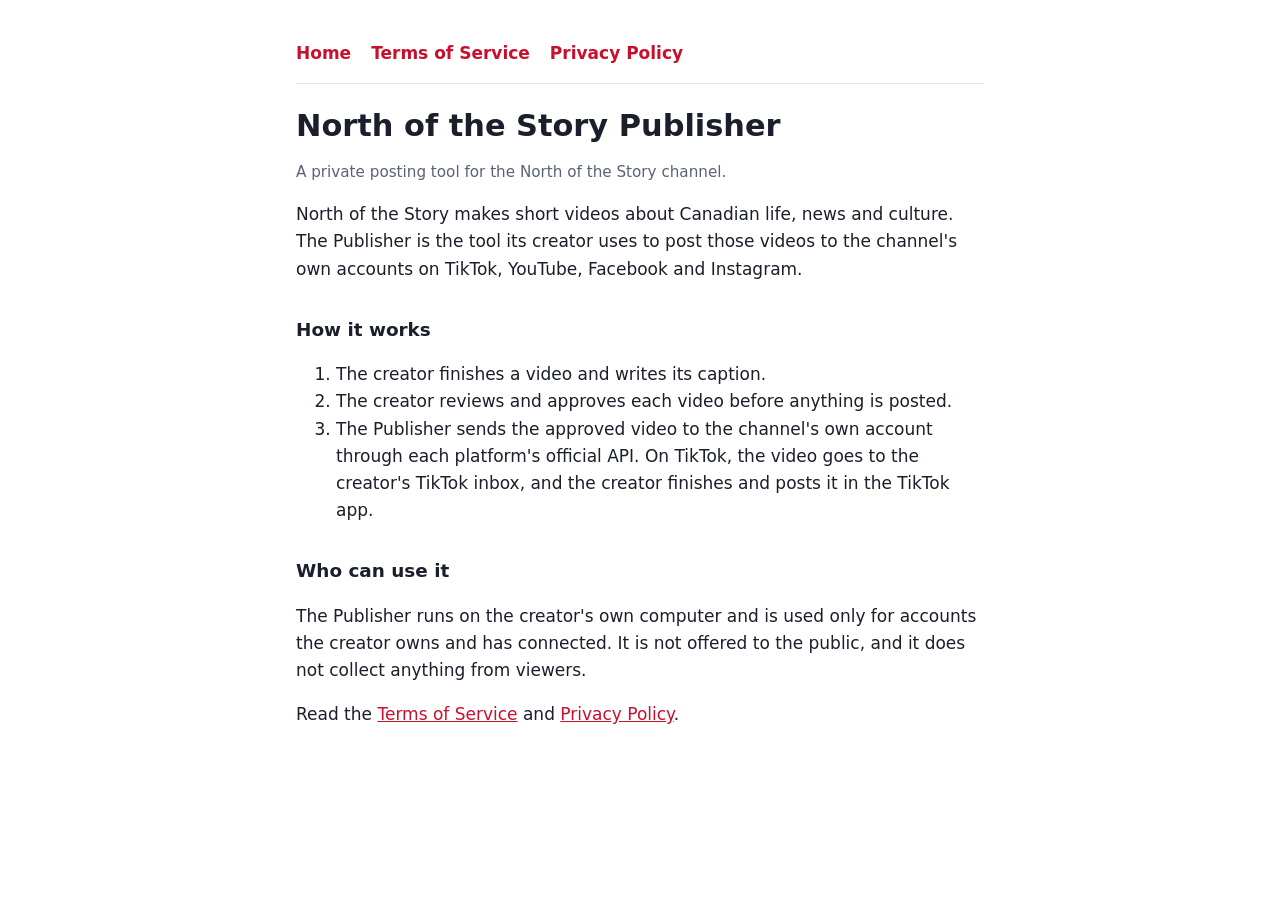
<file: index.html>
<!doctype html>
<html lang="en">
<head>
<meta charset="utf-8">
<meta name="viewport" content="width=device-width, initial-scale=1">
<title>North of the Story Publisher</title>
<link rel="stylesheet" href="style.css">
</head>
<body>
<main>
<nav><a href="index.html">Home</a><a href="terms.html">Terms of Service</a><a href="privacy.html">Privacy Policy</a></nav>
<h1>North of the Story Publisher</h1>
<p class="muted">A private posting tool for the North of the Story channel.</p>

<p>North of the Story makes short videos about Canadian life, news and culture. The Publisher is the
tool its creator uses to post those videos to the channel's own accounts on TikTok, YouTube, Facebook
and Instagram.</p>

<h2>How it works</h2>
<ol>
  <li>The creator finishes a video and writes its caption.</li>
  <li>The creator reviews and approves each video before anything is posted.</li>
  <li>The Publisher sends the approved video to the channel's own account through each platform's
      official API. On TikTok, the video goes to the creator's TikTok inbox, and the creator
      finishes and posts it in the TikTok app.</li>
</ol>

<h2>Who can use it</h2>
<p>The Publisher runs on the creator's own computer and is used only for accounts the creator owns
and has connected. It is not offered to the public, and it does not collect anything from viewers.</p>

<p>Read the <a href="terms.html">Terms of Service</a> and <a href="privacy.html">Privacy Policy</a>.</p>
</main>
</body>
</html>
</file>
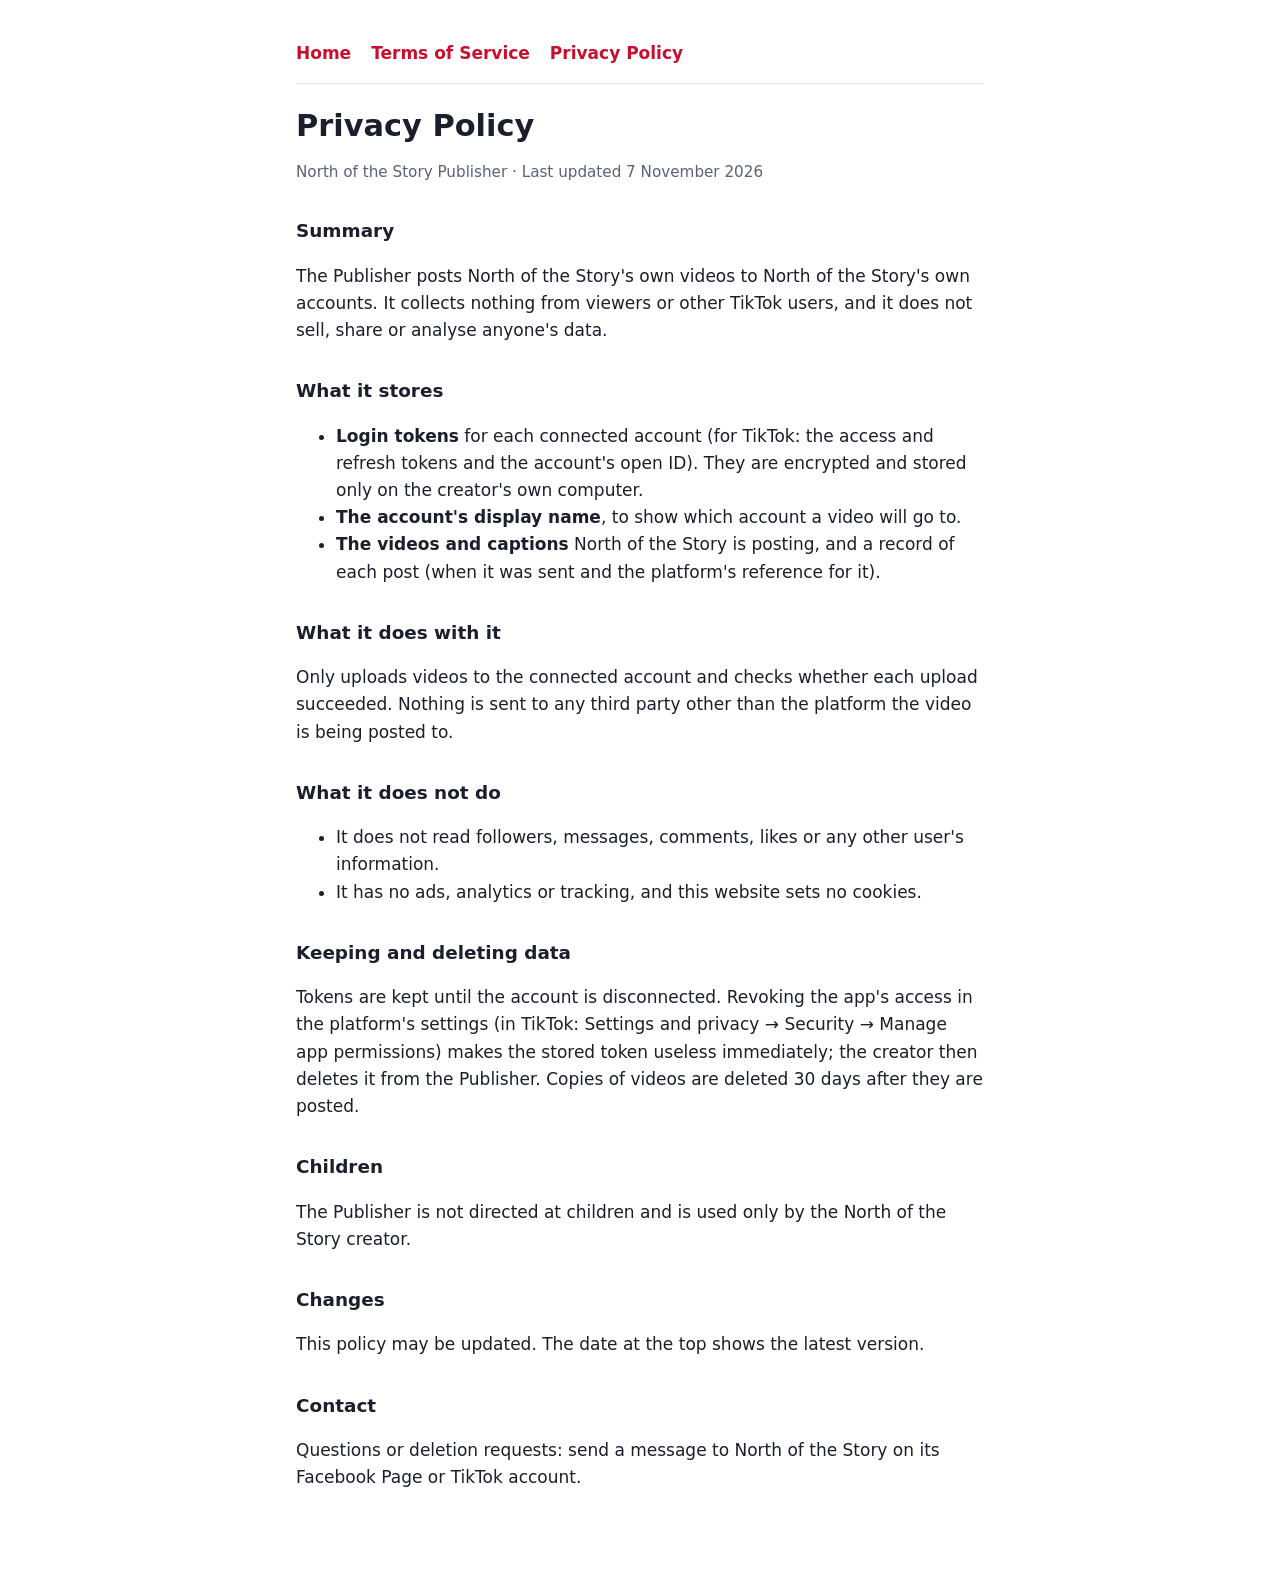
<file: privacy.html>
<!doctype html>
<html lang="en">
<head>
<meta charset="utf-8">
<meta name="viewport" content="width=device-width, initial-scale=1">
<title>Privacy Policy</title>
<link rel="stylesheet" href="style.css">
</head>
<body>
<main>
<nav><a href="index.html">Home</a><a href="terms.html">Terms of Service</a><a href="privacy.html">Privacy Policy</a></nav>
<h1>Privacy Policy</h1>
<p class="muted">North of the Story Publisher · Last updated 7 November 2026</p>

<h2>Summary</h2>
<p>The Publisher posts North of the Story's own videos to North of the Story's own accounts. It collects
nothing from viewers or other TikTok users, and it does not sell, share or analyse anyone's data.</p>

<h2>What it stores</h2>
<ul>
  <li><strong>Login tokens</strong> for each connected account (for TikTok: the access and refresh
      tokens and the account's open ID). They are encrypted and stored only on the creator's own
      computer.</li>
  <li><strong>The account's display name</strong>, to show which account a video will go to.</li>
  <li><strong>The videos and captions</strong> North of the Story is posting, and a record of each post
      (when it was sent and the platform's reference for it).</li>
</ul>

<h2>What it does with it</h2>
<p>Only uploads videos to the connected account and checks whether each upload succeeded. Nothing
is sent to any third party other than the platform the video is being posted to.</p>

<h2>What it does not do</h2>
<ul>
  <li>It does not read followers, messages, comments, likes or any other user's information.</li>
  <li>It has no ads, analytics or tracking, and this website sets no cookies.</li>
</ul>

<h2>Keeping and deleting data</h2>
<p>Tokens are kept until the account is disconnected. Revoking the app's access in the platform's
settings (in TikTok: Settings and privacy → Security → Manage app permissions) makes the stored token
useless immediately; the creator then deletes it from the Publisher. Copies of videos are deleted 30
days after they are posted.</p>

<h2>Children</h2>
<p>The Publisher is not directed at children and is used only by the North of the Story creator.</p>

<h2>Changes</h2>
<p>This policy may be updated. The date at the top shows the latest version.</p>

<h2>Contact</h2>
<p>Questions or deletion requests: send a message to North of the Story on its Facebook Page or TikTok
account.</p>
</main>
</body>
</html>
</file>
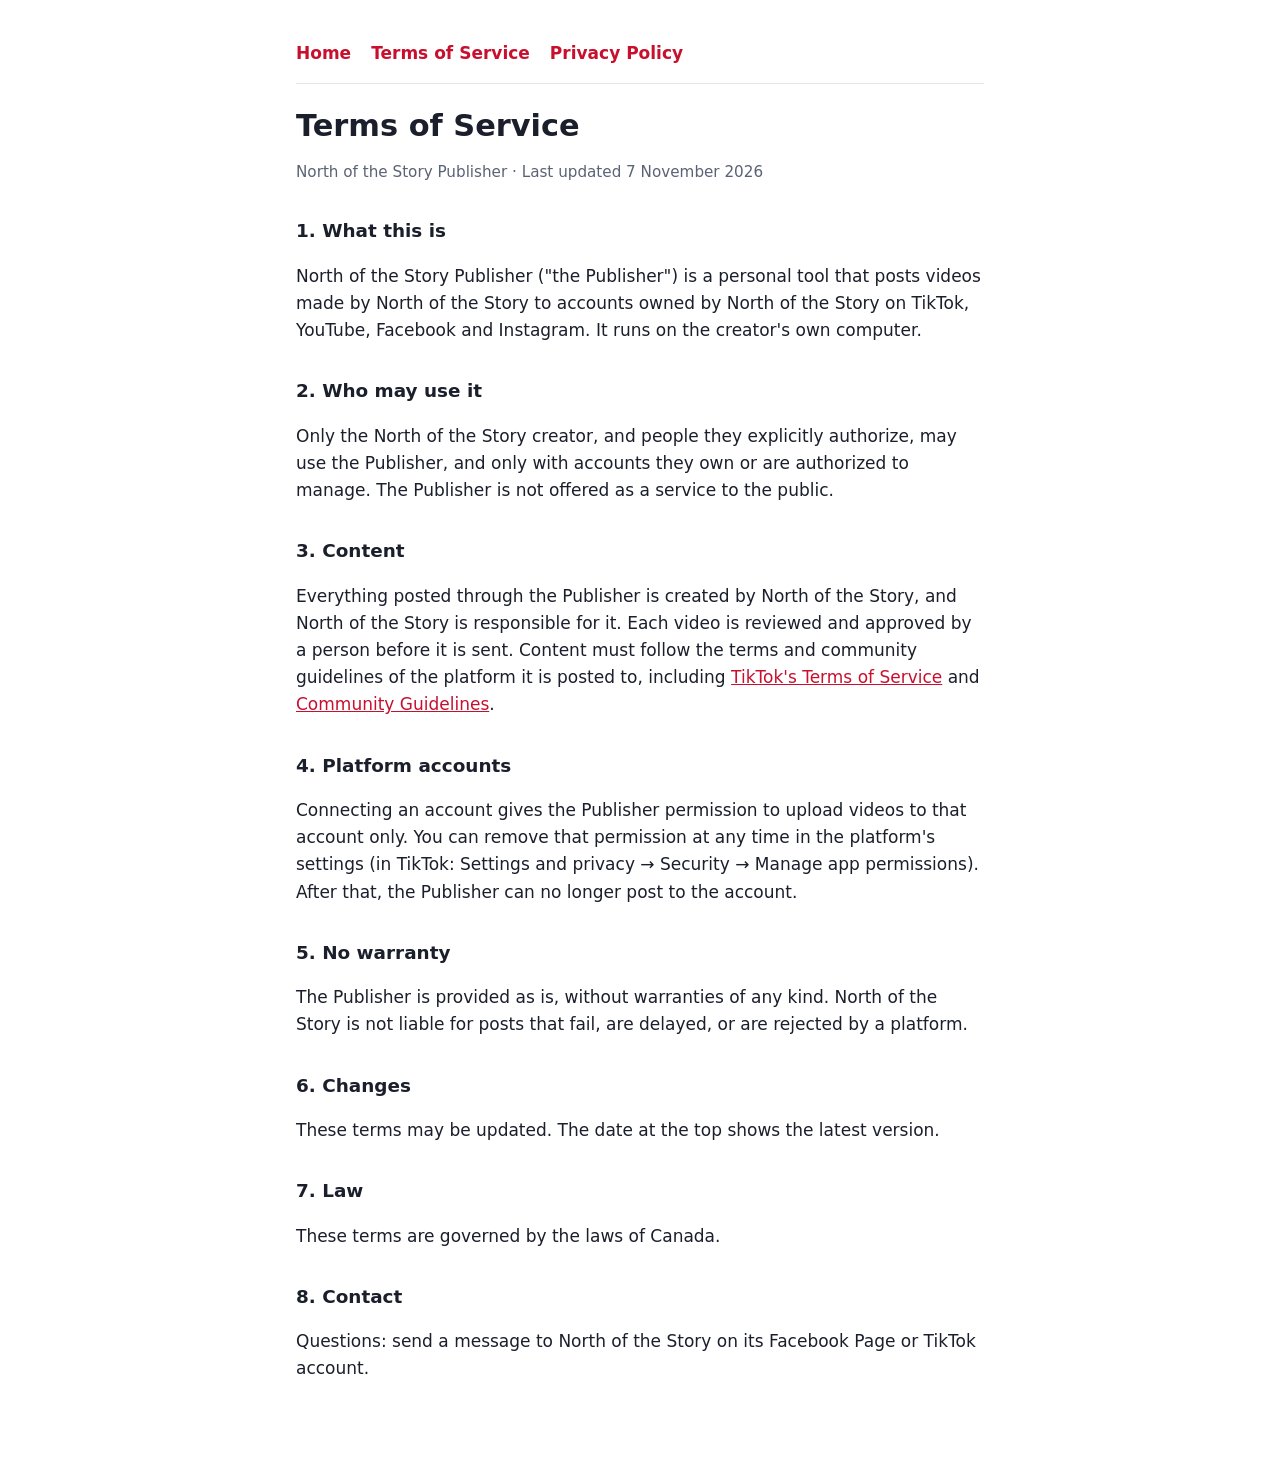
<file: terms.html>
<!doctype html>
<html lang="en">
<head>
<meta charset="utf-8">
<meta name="viewport" content="width=device-width, initial-scale=1">
<title>Terms of Service</title>
<link rel="stylesheet" href="style.css">
</head>
<body>
<main>
<nav><a href="index.html">Home</a><a href="terms.html">Terms of Service</a><a href="privacy.html">Privacy Policy</a></nav>
<h1>Terms of Service</h1>
<p class="muted">North of the Story Publisher · Last updated 7 November 2026</p>

<h2>1. What this is</h2>
<p>North of the Story Publisher ("the Publisher") is a personal tool that posts videos made by North of
the Story to accounts owned by North of the Story on TikTok, YouTube, Facebook and Instagram. It runs
on the creator's own computer.</p>

<h2>2. Who may use it</h2>
<p>Only the North of the Story creator, and people they explicitly authorize, may use the Publisher, and
only with accounts they own or are authorized to manage. The Publisher is not offered as a service to
the public.</p>

<h2>3. Content</h2>
<p>Everything posted through the Publisher is created by North of the Story, and North of the Story is
responsible for it. Each video is reviewed and approved by a person before it is sent. Content must
follow the terms and community guidelines of the platform it is posted to, including
<a href="https://www.tiktok.com/legal/terms-of-service">TikTok's Terms of Service</a> and
<a href="https://www.tiktok.com/community-guidelines">Community Guidelines</a>.</p>

<h2>4. Platform accounts</h2>
<p>Connecting an account gives the Publisher permission to upload videos to that account only. You can
remove that permission at any time in the platform's settings (in TikTok: Settings and privacy →
Security → Manage app permissions). After that, the Publisher can no longer post to the account.</p>

<h2>5. No warranty</h2>
<p>The Publisher is provided as is, without warranties of any kind. North of the Story is not liable for
posts that fail, are delayed, or are rejected by a platform.</p>

<h2>6. Changes</h2>
<p>These terms may be updated. The date at the top shows the latest version.</p>

<h2>7. Law</h2>
<p>These terms are governed by the laws of Canada.</p>

<h2>8. Contact</h2>
<p>Questions: send a message to North of the Story on its Facebook Page or TikTok account.</p>
</main>
</body>
</html>
</file>
<file: style.css>
:root { --bg: #ffffff; --fg: #1a1f2b; --muted: #5a6275; --accent: #c8102e; --line: #e3e6ec; }
@media (prefers-color-scheme: dark) { :root { --bg: #0f1420; --fg: #e8ebf2; --muted: #9aa3b5; --accent: #ff5a6e; --line: #283044; } }
* { box-sizing: border-box; }
body { margin: 0; background: var(--bg); color: var(--fg); font: 17px/1.6 system-ui, -apple-system, "Segoe UI", Roboto, sans-serif; }
main { max-width: 720px; margin: 0 auto; padding: 40px 16px 64px; }
h1 { font-size: 1.9rem; line-height: 1.2; margin: 0 0 4px; }
h2 { font-size: 1.15rem; margin: 32px 0 8px; }
p, li { color: var(--fg); }
.muted { color: var(--muted); font-size: 0.95rem; }
a { color: var(--accent); }
nav { display: flex; gap: 20px; padding-bottom: 16px; margin-bottom: 24px; border-bottom: 1px solid var(--line); }
nav a { text-decoration: none; font-weight: 600; }
</file>
